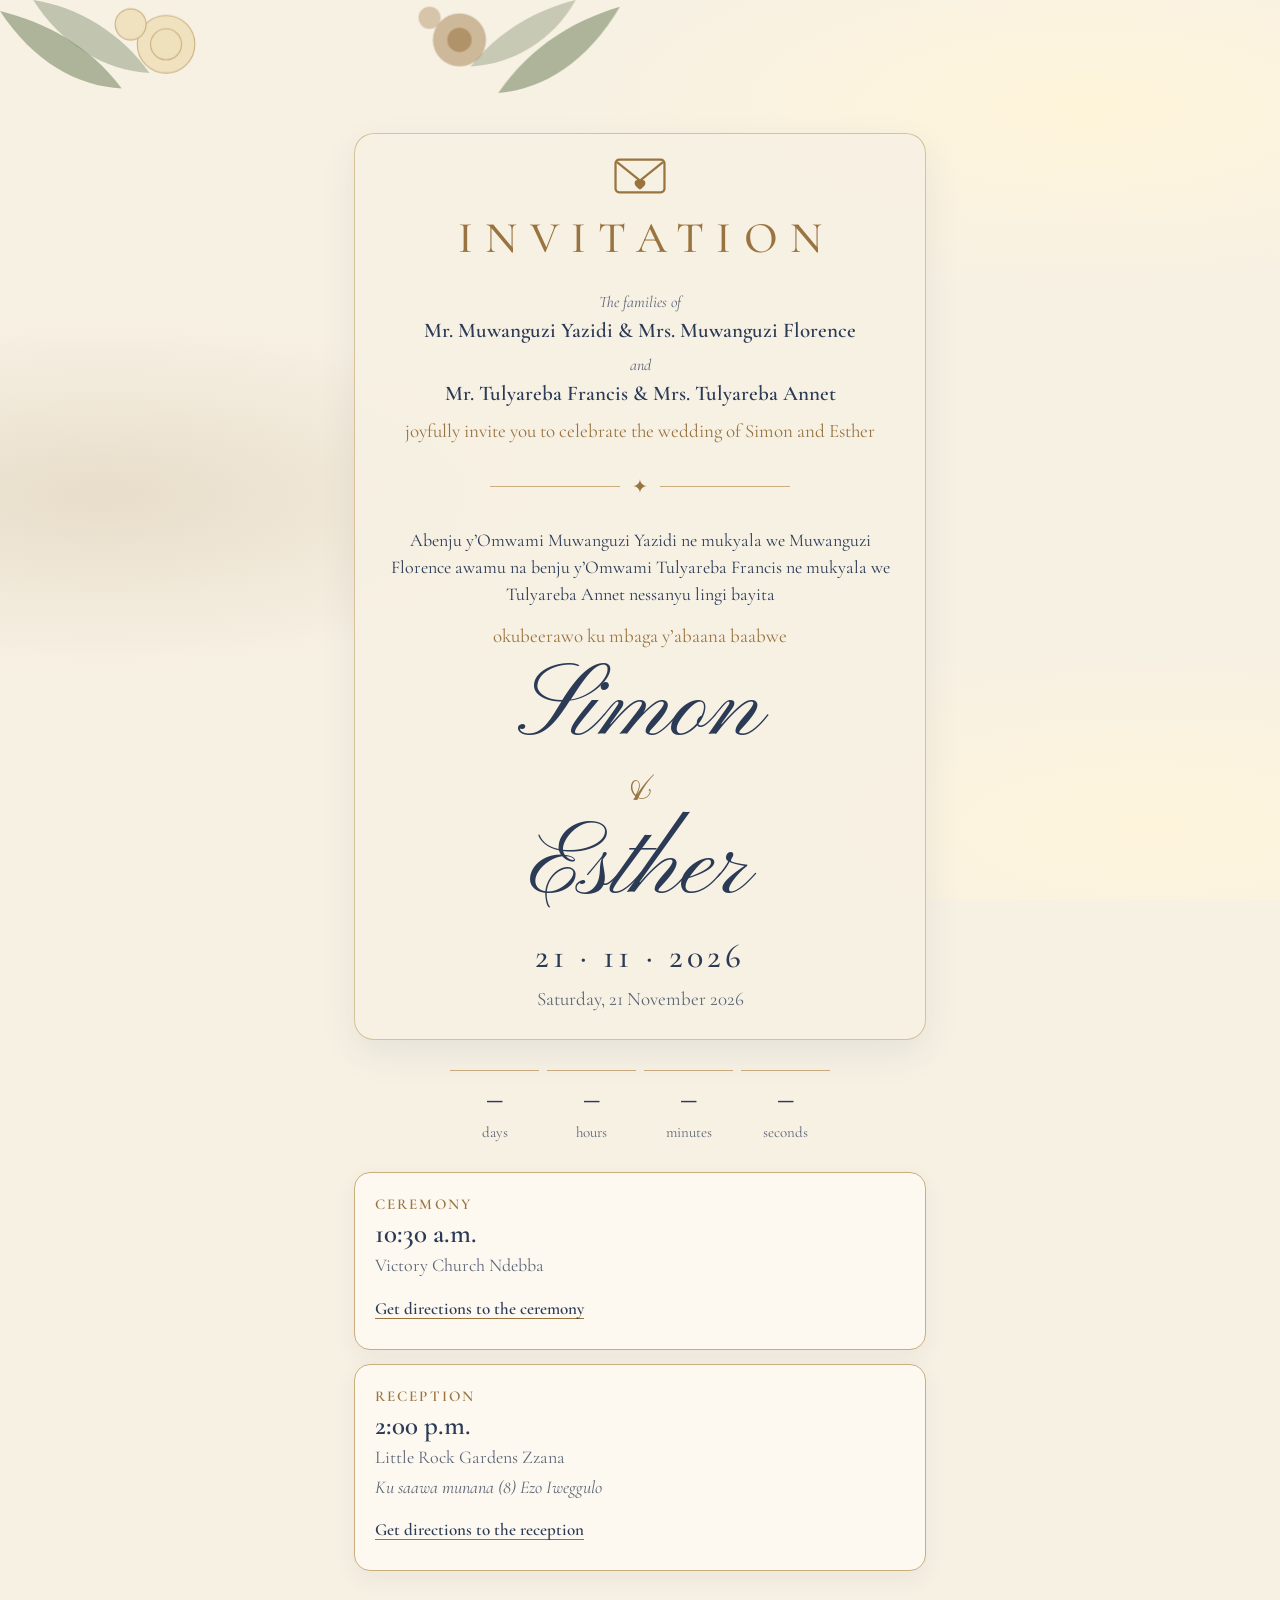
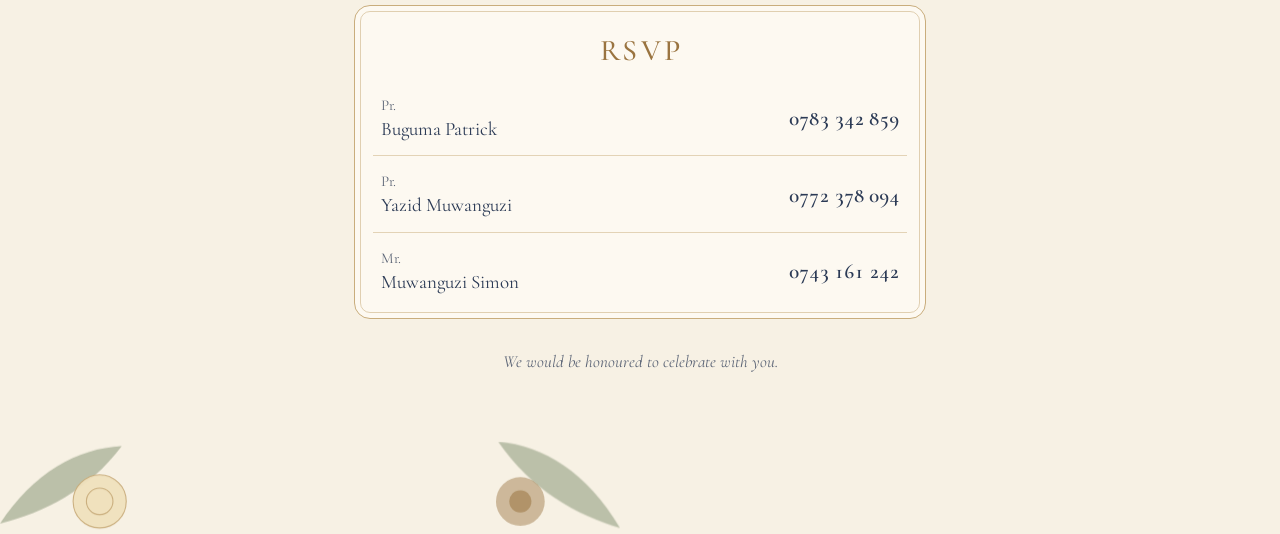
<file: index.html>
<!DOCTYPE html>
<html lang="en">
<head>
<meta charset="utf-8">
<meta name="viewport" content="width=device-width, initial-scale=1, viewport-fit=cover">
<title>Simon & Esther — Wedding Invitation</title>
<meta name="description" content="You are warmly invited to celebrate the wedding of Simon and Esther on Saturday, 21 November 2026.">
<meta name="theme-color" content="#f7f1e4">
<link rel="preconnect" href="https://fonts.googleapis.com">
<link rel="preconnect" href="https://fonts.gstatic.com" crossorigin>
<link href="https://fonts.googleapis.com/css2?family=Cormorant+Garamond:ital,wght@0,400;0,500;0,600;1,400&family=Pinyon+Script&display=swap" rel="stylesheet">
<style>
:root {
  --paper: #f7f1e4;
  --paper2: #efe5d0;
  --ink: #2b3a55;
  --soft: #5d6677;
  --gold: #9a7440;
  --blue: #f0e1bd;
  --glow: #fff5d9;
  --sage: #7b8a69;
  --line: #c9ad7c;
  --card: rgba(255, 252, 244, .82);
}

@media (prefers-color-scheme: dark) {
  :root:not([data-theme="light"]) {
    --paper: #1c2230;
    --paper2: #232b3d;
    --ink: #eef1f7;
    --soft: #aab3c5;
    --gold: #d3ad72;
    --blue: #ead9b0;
    --glow: #3a4560;
    --sage: #9fb08c;
    --line: #8a7348;
    --card: rgba(35, 43, 61, .82);
  }
}

:root[data-theme="dark"] {
  --paper: #1c2230;
  --paper2: #232b3d;
  --ink: #eef1f7;
  --soft: #aab3c5;
  --gold: #d3ad72;
  --blue: #ead9b0;
  --glow: #3a4560;
  --sage: #9fb08c;
  --line: #8a7348;
  --card: rgba(35, 43, 61, .82);
}

html {
  scroll-padding-top: env(safe-area-inset-top, 0px);
}

*,
*::before,
*::after {
  box-sizing: border-box;
}

body {
  min-height: 100vh;
  margin: 0;
  padding: env(safe-area-inset-top, 0px) 0 env(safe-area-inset-bottom, 0px);
  background-color: var(--paper);
  background-image:
    radial-gradient(60% 30% at 85% 12%, color-mix(in srgb, var(--glow) 90%, transparent), transparent 70%),
    radial-gradient(55% 28% at 8% 55%, color-mix(in srgb, var(--gold) 16%, transparent), transparent 70%),
    radial-gradient(60% 30% at 90% 92%, color-mix(in srgb, var(--glow) 80%, transparent), transparent 70%);
  background-attachment: fixed;
  color: var(--ink);
  font-family: "Cormorant Garamond", Georgia, "Times New Roman", serif;
  font-size: 19px;
  line-height: 1.55;
  text-align: center;
}

.wrap {
  width: min(100%, 620px);
  margin: 0 auto;
  padding: 0 24px 48px;
}

.sprig {
  display: block;
  width: 100%;
  max-width: 620px;
  height: auto;
  color: var(--sage);
}

.sprig .b {
  color: var(--blue);
}

.sprig .g {
  color: var(--gold);
}

.sprig .b circle {
  opacity: .95;
  stroke: var(--line);
  stroke-width: 1;
}

.sprig-flipped {
  transform: scaleY(-1);
}

h1,
h2,
p {
  margin: 0;
}

.hero-in {
  padding: 12px clamp(16px, 4vw, 30px) 26px;
  border: 1px solid color-mix(in srgb, var(--line) 72%, transparent);
  border-radius: 20px;
  background: color-mix(in srgb, var(--paper) 84%, transparent);
  box-shadow: 0 14px 36px color-mix(in srgb, var(--ink) 8%, transparent);
  animation: rise 1.1s ease-out both;
}

.invitation-icon {
  display: block;
  width: 58px;
  height: 44px;
  margin: 8px auto 2px;
  color: var(--gold);
}

.kicker {
  margin-top: 6px;
  padding-left: .28em;
  color: var(--gold);
  font-size: clamp(30px, 9vw, 44px);
  font-weight: 500;
  letter-spacing: .28em;
}

.fam {
  margin-top: 18px;
}

.small {
  color: var(--soft);
  font-size: 16px;
  font-style: italic;
}

.parents {
  margin: 2px 0 8px;
  font-size: 21px;
  font-weight: 600;
  line-height: 1.35;
}

.rule {
  display: flex;
  max-width: 300px;
  align-items: center;
  gap: 12px;
  margin: 26px auto;
  color: var(--gold);
}

.rule::before,
.rule::after {
  height: 1px;
  flex: 1;
  background: var(--line);
  content: "";
}

.lug {
  font-size: 18px;
  line-height: 1.5;
}

.inv {
  margin-top: 6px;
  color: var(--gold);
  font-size: 19px;
}

.inv.lug {
  margin-top: 14px;
}

.celebration-note {
  margin-top: 26px;
  letter-spacing: .06em;
}

.names {
  margin: 6px 0 4px;
  color: var(--ink);
  font-family: "Pinyon Script", "Snell Roundhand", "Apple Chancery", cursive;
  font-size: clamp(64px, 22vw, 104px);
  font-weight: 400;
  line-height: 1.02;
}

.names .amp {
  display: block;
  color: var(--gold);
  font-size: .5em;
  line-height: 1;
}

.date {
  margin-top: 10px;
  font-size: clamp(26px, 8vw, 34px);
  font-weight: 500;
  letter-spacing: .12em;
}

.sub {
  color: var(--soft);
}

.when {
  display: grid;
  gap: 14px;
  margin-top: 26px;
  text-align: left;
}

.ev {
  display: grid;
  gap: 2px;
  padding: 20px;
  border: 1px solid var(--line);
  border-radius: 16px;
  background: var(--card);
  box-shadow: 0 8px 24px color-mix(in srgb, var(--ink) 6%, transparent);
}

.ev h2 {
  color: var(--gold);
  font-size: 15px;
  font-weight: 600;
  letter-spacing: .14em;
}

.ev .t {
  font-size: 27px;
  font-weight: 600;
  line-height: 1.2;
}

.ev .p {
  color: var(--soft);
  font-size: 18px;
}

.ev .lug {
  font-style: italic;
}

.ev a.map {
  justify-self: start;
  margin-top: 8px;
  padding: 6px 0;
  color: var(--ink);
  font-size: 17px;
  font-weight: 600;
  text-decoration-color: var(--gold);
  text-underline-offset: 4px;
}

.count {
  display: grid;
  max-width: 380px;
  grid-template-columns: repeat(4, 1fr);
  gap: 8px;
  margin: 30px auto 0;
}

.count div {
  padding-top: 8px;
  border-top: 1px solid var(--line);
}

.count b {
  display: block;
  font-size: 34px;
  font-variant-numeric: tabular-nums;
  font-weight: 500;
  line-height: 1.1;
}

.count span {
  color: var(--soft);
  font-size: 15px;
}

.rsvp {
  margin-top: 34px;
  padding: 22px 18px 10px;
  border: 1px solid var(--line);
  border-radius: 16px;
  outline: 1px solid color-mix(in srgb, var(--line) 55%, transparent);
  outline-offset: -7px;
  background: var(--card);
}

.rsvp h2 {
  padding-left: .12em;
  color: var(--gold);
  font-size: 30px;
  font-weight: 500;
  letter-spacing: .12em;
}

.contacts {
  display: grid;
  gap: 4px;
  margin-top: 10px;
}

.contacts a {
  display: flex;
  min-height: 48px;
  align-items: center;
  justify-content: space-between;
  gap: 12px;
  padding: 12px 8px;
  border-bottom: 1px solid color-mix(in srgb, var(--line) 50%, transparent);
  color: var(--ink);
  text-align: left;
  text-decoration: none;
}

.contacts a:last-child {
  border-bottom: 0;
}

.contacts small {
  display: block;
  color: var(--soft);
  font-size: 15px;
  line-height: 1.2;
}

.contacts strong {
  font-size: 21px;
  font-variant-numeric: tabular-nums;
  font-weight: 600;
  white-space: nowrap;
}

a:focus-visible,
button:focus-visible {
  outline: 3px solid var(--gold);
  outline-offset: 3px;
  border-radius: 6px;
}

.foot {
  margin-top: 30px;
  color: var(--soft);
  font-size: 17px;
  font-style: italic;
}

@keyframes rise {
  from {
    opacity: 0;
    transform: translateY(14px);
  }

  to {
    opacity: 1;
    transform: none;
  }
}

@media (prefers-reduced-motion: reduce) {
  .hero-in {
    animation: none;
  }
}

@media (max-width: 380px) {
  .wrap {
    padding-right: 18px;
    padding-left: 18px;
  }

  .contacts strong {
    font-size: 19px;
  }
}
</style>
</head>
<body>

<svg class="sprig" viewBox="0 0 560 120" aria-hidden="true" preserveAspectRatio="xMidYMin slice">
  <g fill="currentColor" opacity=".85">
    <path d="M0 10C40 20 80 40 110 80C70 78 30 56 0 10Z" opacity=".7"/>
    <path d="M30 0C70 6 110 30 135 66C95 64 55 40 30 0Z" opacity=".5"/>
    <path d="M560 6C520 18 480 40 450 84C492 80 530 56 560 6Z" opacity=".7"/>
    <path d="M520 0C486 8 450 28 425 60C464 58 500 36 520 0Z" opacity=".45"/>
  </g>
  <g class="b"><circle cx="150" cy="40" r="26" fill="currentColor" opacity=".55"/><circle cx="150" cy="40" r="14" fill="currentColor" opacity=".5"/><circle cx="118" cy="22" r="14" fill="currentColor" opacity=".4"/></g>
  <g class="g"><circle cx="415" cy="36" r="24" fill="currentColor" opacity=".45"/><circle cx="415" cy="36" r="11" fill="currentColor" opacity=".55"/><circle cx="388" cy="16" r="10" fill="currentColor" opacity=".35"/></g>
</svg>

<main class="wrap">
  <div class="hero-in">
    <svg class="invitation-icon" viewBox="0 0 64 48" aria-hidden="true">
      <rect x="5" y="6" width="54" height="36" rx="4" fill="none" stroke="currentColor" stroke-width="2.5"/>
      <path d="m7 9 25 20L57 9" fill="none" stroke="currentColor" stroke-width="2.5" stroke-linecap="round" stroke-linejoin="round"/>
      <path d="M32 39s-6-3.8-6-7.4a3.4 3.4 0 0 1 6-2.2 3.4 3.4 0 0 1 6 2.2C38 35.2 32 39 32 39Z" fill="currentColor"/>
    </svg>
    <h1 class="kicker">INVITATION</h1>

    <div class="fam">
      <p class="small">The families of</p>
      <p class="parents">Mr. Muwanguzi Yazidi &amp; Mrs. Muwanguzi Florence</p>
      <p class="small">and</p>
      <p class="parents">Mr. Tulyareba Francis &amp; Mrs. Tulyareba Annet</p>
      <p class="inv">joyfully invite you to celebrate the wedding of Simon and Esther</p>
    </div>

    <div class="rule" aria-hidden="true">✦</div>

    <p class="lug" lang="lg">Abenju y’Omwami Muwanguzi Yazidi ne mukyala we Muwanguzi Florence awamu na benju y’Omwami Tulyareba Francis ne mukyala we Tulyareba Annet nessanyu lingi bayita</p>
    <p class="inv lug" lang="lg">okubeerawo ku mbaga y’abaana baabwe</p>

    <p class="names">Simon <span class="amp">&amp;</span> Esther</p>
    <p class="date"><time datetime="2026-11-21">21 · 11 · 2026</time></p>
    <p class="sub">Saturday, 21 November 2026</p>
  </div>

  <div class="count" id="count" role="timer" aria-label="Countdown to the wedding">
    <div><b id="d">–</b><span>days</span></div>
    <div><b id="h">–</b><span>hours</span></div>
    <div><b id="m">–</b><span>minutes</span></div>
    <div><b id="s">–</b><span>seconds</span></div>
  </div>

  <section class="when" aria-label="Wedding programme">
    <article class="ev">
      <h2>CEREMONY</h2>
      <time class="t" datetime="10:30">10:30 a.m.</time>
      <p class="p">Victory Church Ndebba</p>
      <a class="map" href="https://www.google.com/maps/search/?api=1&query=Victory+Church+Ndebba+Kampala" target="_blank" rel="noopener noreferrer">Get directions to the ceremony</a>
    </article>
    <article class="ev">
      <h2>RECEPTION</h2>
      <time class="t" datetime="14:00">2:00 p.m.</time>
      <p class="p">Little Rock Gardens Zzana</p>
      <p class="p lug" lang="lg">Ku saawa munana (8) Ezo Iweggulo</p>
      <a class="map" href="https://www.google.com/maps/search/?api=1&query=Little+Rock+Gardens+Zzana+Kampala" target="_blank" rel="noopener noreferrer">Get directions to the reception</a>
    </article>
  </section>

  <section class="rsvp" aria-label="RSVP">
    <h2>RSVP</h2>
    <div class="contacts">
      <a href="tel:+256783342859"><span><small>Pr.</small>Buguma Patrick</span><strong>0783 342 859</strong></a>
      <a href="tel:+256772378094"><span><small>Pr.</small>Yazid Muwanguzi</span><strong>0772 378 094</strong></a>
      <a href="tel:+256743161242"><span><small>Mr.</small>Muwanguzi Simon</span><strong>0743 161 242</strong></a>
    </div>
  </section>

  <p class="foot">We would be honoured to celebrate with you.</p>
</main>

<svg class="sprig sprig-flipped" viewBox="0 0 560 100" aria-hidden="true" preserveAspectRatio="xMidYMax slice">
  <g fill="currentColor" opacity=".8">
    <path d="M0 10C40 20 80 40 110 80C70 78 30 56 0 10Z" opacity=".6"/>
    <path d="M560 6C520 18 480 40 450 84C492 80 530 56 560 6Z" opacity=".6"/>
  </g>
  <g class="b"><circle cx="90" cy="30" r="24" fill="currentColor" opacity=".5"/><circle cx="90" cy="30" r="12" fill="currentColor" opacity=".5"/></g>
  <g class="g"><circle cx="470" cy="30" r="22" fill="currentColor" opacity=".45"/><circle cx="470" cy="30" r="10" fill="currentColor" opacity=".55"/></g>
</svg>

<script>
const target = new Date("2026-11-21T10:30:00+03:00").getTime();
const countdown = document.getElementById("count");
const timeUnits = ["d", "h", "m", "s"].map(id => document.getElementById(id));

function pad(value) {
  return String(value).padStart(2, "0");
}

function updateCountdown() {
  const remaining = target - Date.now();
  if (remaining <= 0) {
    countdown.hidden = true;
    clearInterval(countdownInterval);
    return;
  }

  const days = Math.floor(remaining / 86400000);
  const hours = Math.floor(remaining / 3600000) % 24;
  const minutes = Math.floor(remaining / 60000) % 60;
  const seconds = Math.floor(remaining / 1000) % 60;

  [days, hours, minutes, seconds].forEach((value, index) => {
    timeUnits[index].textContent = index === 0 ? String(value) : pad(value);
  });
}

const countdownInterval = setInterval(updateCountdown, 1000);
updateCountdown();
</script>
</body>
</html>
</file>
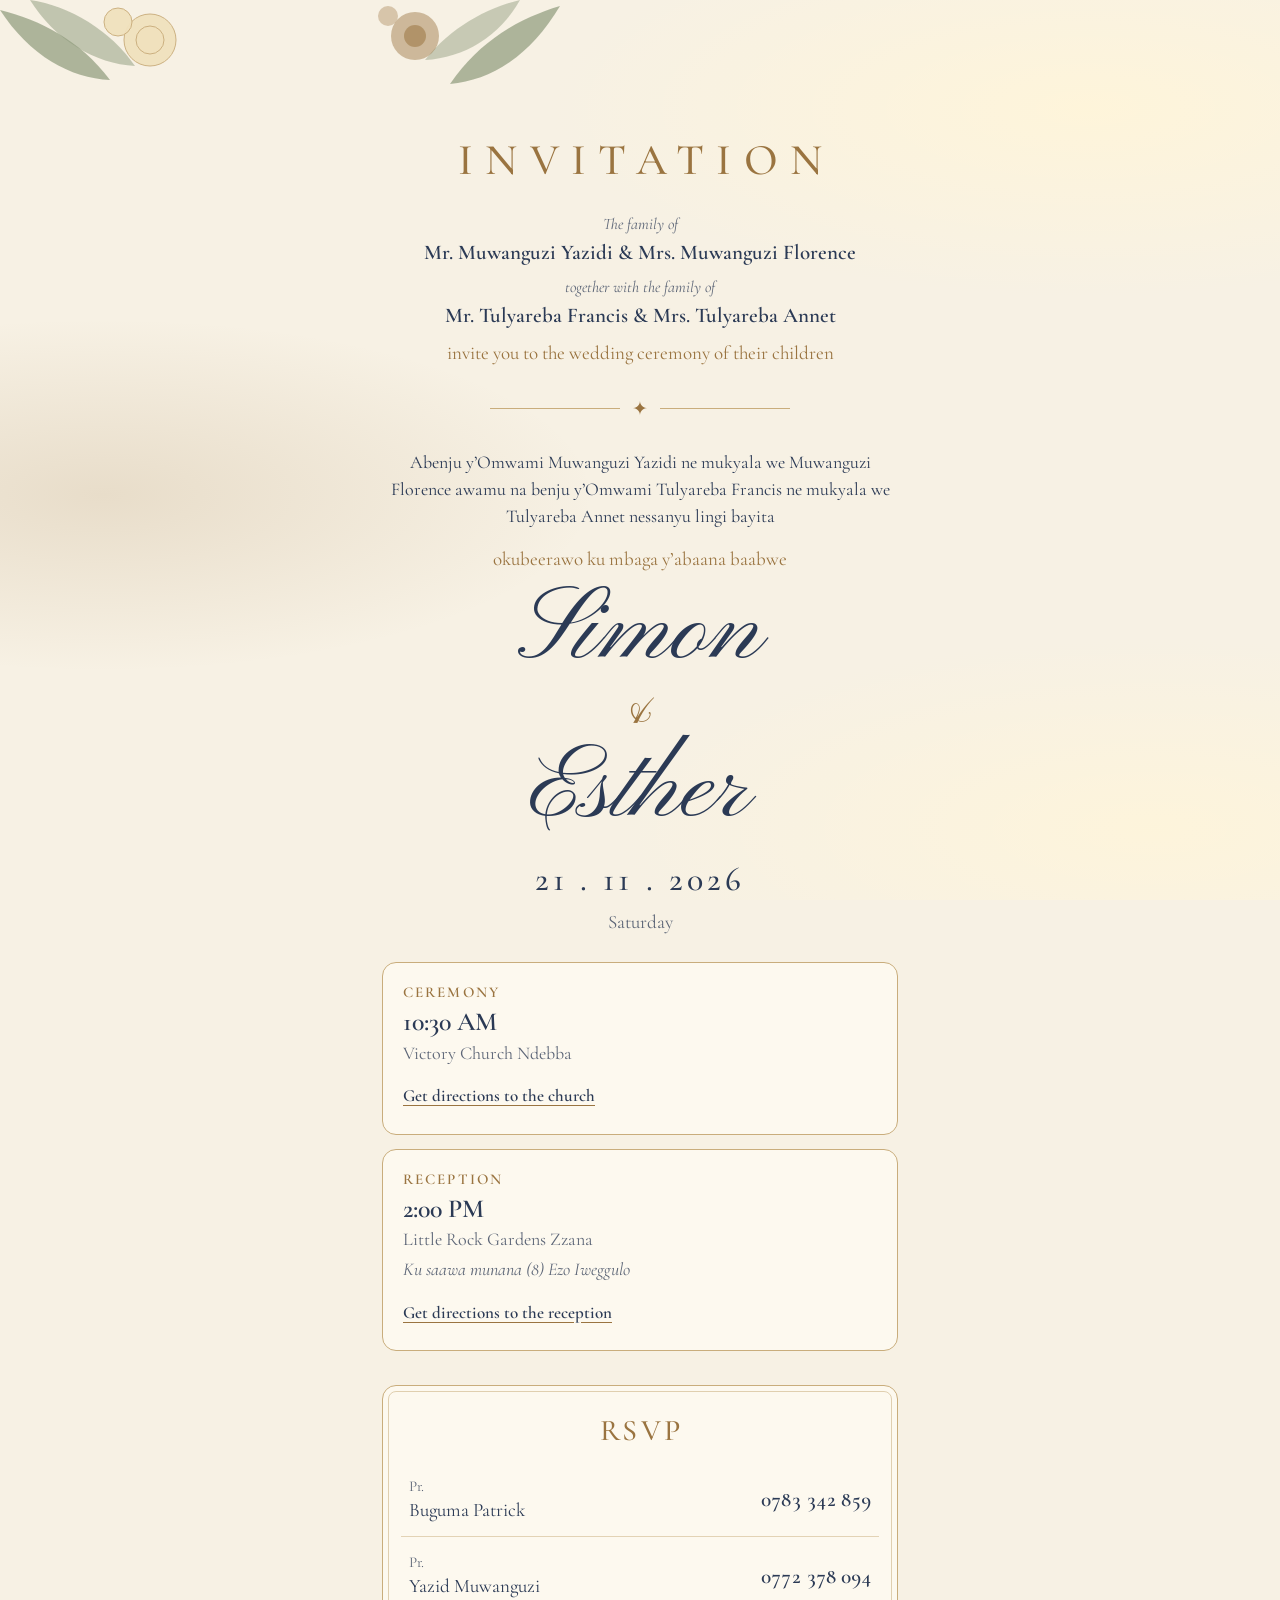
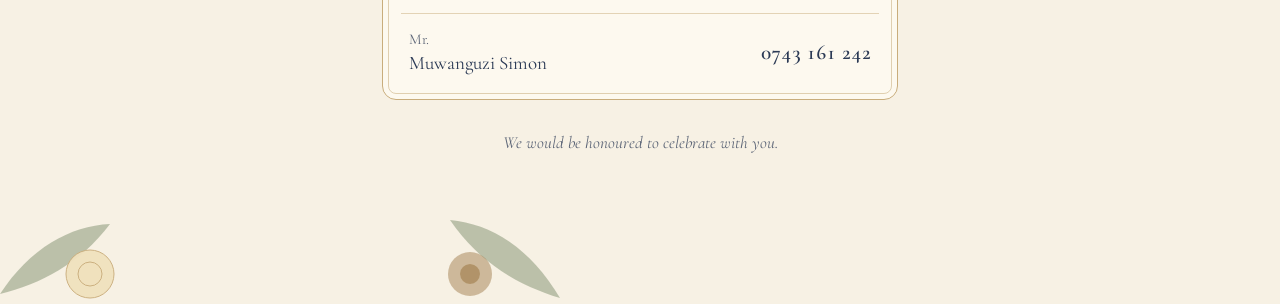
<file: Simon & Esther — Wedding Invitation.html>
<!DOCTYPE html>
<html lang="en">
<head>
<meta charset="utf-8">
<meta name="viewport" content="width=device-width, initial-scale=1, viewport-fit=cover">
<title>Simon & Esther — Wedding Invitation</title>
<link rel="preconnect" href="https://fonts.googleapis.com">
<link href="https://fonts.googleapis.com/css2?family=Cormorant+Garamond:ital,wght@0,400;0,500;0,600;1,400&family=Pinyon+Script&display=swap" rel="stylesheet">
<style>
:root{
  box-sizing:border-box;
  padding-top:env(safe-area-inset-top,0px);
  padding-bottom:env(safe-area-inset-bottom,0px);
  --paper:#f7f1e4; --paper2:#efe5d0; --ink:#2b3a55; --soft:#5d6677; --gold:#9a7440; --blue:#f0e1bd; --glow:#fff5d9; --sage:#7b8a69; --line:#c9ad7c; --card:rgba(255,252,244,.72);
}
@media (prefers-color-scheme: dark){
  :root:not([data-theme="light"]){--paper:#1c2230; --paper2:#232b3d; --ink:#eef1f7; --soft:#aab3c5; --gold:#d3ad72; --blue:#ead9b0; --glow:#3a4560; --sage:#9fb08c; --line:#8a7348; --card:rgba(35,43,61,.75);}
}
:root[data-theme="dark"]{--paper:#1c2230; --paper2:#232b3d; --ink:#eef1f7; --soft:#aab3c5; --gold:#d3ad72; --blue:#ead9b0; --glow:#3a4560; --sage:#9fb08c; --line:#8a7348; --card:rgba(35,43,61,.75);}
html{scroll-padding-top:env(safe-area-inset-top,0px)}
*,*::before,*::after{box-sizing:inherit}
body{margin:0;background:var(--paper);color:var(--ink);font-family:"Cormorant Garamond",Georgia,"Times New Roman",serif;font-size:19px;line-height:1.55;text-align:center;
  background-image:radial-gradient(60% 30% at 85% 12%,color-mix(in srgb,var(--glow) 90%,transparent),transparent 70%),radial-gradient(55% 28% at 8% 55%,color-mix(in srgb,var(--gold) 16%,transparent),transparent 70%),radial-gradient(60% 30% at 90% 92%,color-mix(in srgb,var(--glow) 80%,transparent),transparent 70%);
  background-attachment:fixed}
.wrap{max-width:560px;margin:0 auto;padding:0 22px 48px}
.sprig{display:block;width:100%;max-width:560px;height:auto;color:var(--sage)}
.sprig .b{color:var(--blue)} .sprig .g{color:var(--gold)} .sprig .b circle{opacity:.95;stroke:var(--line);stroke-width:1}
h1,h2,p{margin:0}
.kicker{font-size:clamp(30px,9vw,44px);letter-spacing:.28em;font-weight:500;color:var(--gold);margin-top:6px;padding-left:.28em}
.fam{margin-top:18px}
.small{font-size:16px;color:var(--soft);font-style:italic}
.parents{font-size:21px;font-weight:600;line-height:1.35;margin:2px 0 8px}
.rule{display:flex;align-items:center;gap:12px;margin:26px auto;max-width:300px;color:var(--gold)}
.rule::before,.rule::after{content:"";flex:1;height:1px;background:var(--line)}
.lug{font-size:18px;line-height:1.5}
.inv{color:var(--gold);font-size:19px;margin-top:6px}
.names{font-family:"Pinyon Script","Snell Roundhand","Apple Chancery",cursive;font-weight:400;font-size:clamp(64px,22vw,104px);line-height:1.02;color:var(--ink);margin:6px 0 4px}
.names .amp{display:block;font-size:.5em;color:var(--gold);line-height:1}
.date{font-size:clamp(26px,8vw,34px);letter-spacing:.12em;font-weight:500;margin-top:10px}
.sub{color:var(--soft)}
.when{display:grid;gap:14px;margin-top:26px;text-align:left}
.ev{background:var(--card);border:1px solid var(--line);border-radius:14px;padding:18px 20px;display:grid;gap:2px}
.ev h2{font-size:15px;letter-spacing:.14em;color:var(--gold);font-weight:600;text-transform:none}
.ev .t{font-size:26px;font-weight:600;line-height:1.2}
.ev .p{font-size:18px;color:var(--soft)}
.ev a.map{justify-self:start;margin-top:8px;color:var(--ink);font-weight:600;font-size:17px;text-decoration:underline;text-decoration-color:var(--gold);text-underline-offset:4px;padding:6px 0}
.count{display:grid;grid-template-columns:repeat(4,1fr);gap:8px;margin:30px auto 0;max-width:380px}
.count div{border-top:1px solid var(--line);padding-top:8px}
.count b{display:block;font-size:34px;font-weight:500;font-variant-numeric:tabular-nums;line-height:1.1}
.count span{font-size:15px;color:var(--soft)}
.rsvp{margin-top:34px;border:1px solid var(--line);border-radius:14px;padding:22px 18px 10px;background:var(--card);outline:1px solid color-mix(in srgb,var(--line) 55%,transparent);outline-offset:-7px}
.rsvp h2{font-size:30px;color:var(--gold);font-weight:500;letter-spacing:.12em;padding-left:.12em}
.contacts{display:grid;gap:4px;margin-top:10px}
.contacts a{display:flex;justify-content:space-between;align-items:center;gap:12px;text-decoration:none;color:var(--ink);padding:12px 8px;border-bottom:1px solid color-mix(in srgb,var(--line) 50%,transparent);text-align:left;min-height:48px}
.contacts a:last-child{border-bottom:0}
.contacts small{display:block;font-size:15px;color:var(--soft);line-height:1.2}
.contacts strong{font-size:21px;font-weight:600;font-variant-numeric:tabular-nums;white-space:nowrap}
a:focus-visible,button:focus-visible{outline:3px solid var(--gold);outline-offset:3px;border-radius:6px}
.foot{margin-top:30px;font-size:17px;color:var(--soft);font-style:italic}
.hero-in{animation:rise 1.1s ease-out both}
@keyframes rise{from{opacity:0;transform:translateY(14px)}to{opacity:1;transform:none}}
@media (prefers-reduced-motion:reduce){.hero-in{animation:none}}
@media (max-width:380px){.contacts strong{font-size:19px}}
</style>
</head>
<body>

<svg class="sprig" viewBox="0 0 560 120" aria-hidden="true" preserveAspectRatio="xMidYMin slice">
  <g fill="currentColor" opacity=".85">
    <path d="M0 10C40 20 80 40 110 80C70 78 30 56 0 10Z" opacity=".7"/>
    <path d="M30 0C70 6 110 30 135 66C95 64 55 40 30 0Z" opacity=".5"/>
    <path d="M560 6C520 18 480 40 450 84C492 80 530 56 560 6Z" opacity=".7"/>
    <path d="M520 0C486 8 450 28 425 60C464 58 500 36 520 0Z" opacity=".45"/>
  </g>
  <g class="b"><circle cx="150" cy="40" r="26" fill="currentColor" opacity=".55"/><circle cx="150" cy="40" r="14" fill="currentColor" opacity=".5"/><circle cx="118" cy="22" r="14" fill="currentColor" opacity=".4"/></g>
  <g class="g"><circle cx="415" cy="36" r="24" fill="currentColor" opacity=".45"/><circle cx="415" cy="36" r="11" fill="currentColor" opacity=".55"/><circle cx="388" cy="16" r="10" fill="currentColor" opacity=".35"/></g>
</svg>

<main class="wrap">
  <div class="hero-in">
    <h1 class="kicker">INVITATION</h1>

    <div class="fam">
      <p class="small">The family of</p>
      <p class="parents">Mr. Muwanguzi Yazidi &amp; Mrs. Muwanguzi Florence</p>
      <p class="small">together with the family of</p>
      <p class="parents">Mr. Tulyareba Francis &amp; Mrs. Tulyareba Annet</p>
      <p class="inv">invite you to the wedding ceremony of their children</p>
    </div>

    <div class="rule" aria-hidden="true">✦</div>

    <p class="lug" lang="lg">Abenju y’Omwami Muwanguzi Yazidi ne mukyala we Muwanguzi Florence awamu na benju y’Omwami Tulyareba Francis ne mukyala we Tulyareba Annet nessanyu lingi bayita</p>
    <p class="inv" lang="lg" style="margin-top:14px">okubeerawo ku mbaga y’abaana baabwe</p>

    <p class="names">Simon <span class="amp">&amp;</span> Esther</p>
    <p class="date">21 . 11 . 2026</p>
    <p class="sub">Saturday</p>
  </div>

  <div class="count" id="count" role="timer" aria-label="Countdown to the wedding">
    <div><b id="d">–</b><span>days</span></div>
    <div><b id="h">–</b><span>hours</span></div>
    <div><b id="m">–</b><span>minutes</span></div>
    <div><b id="s">–</b><span>seconds</span></div>
  </div>

  <section class="when" aria-label="Wedding programme">
    <article class="ev">
      <h2>CEREMONY</h2>
      <p class="t">10:30 AM</p>
      <p class="p">Victory Church Ndebba</p>
      <a class="map" href="https://www.google.com/maps/search/?api=1&query=Victory+Church+Ndebba+Kampala" target="_blank" rel="noopener">Get directions to the church</a>
    </article>
    <article class="ev">
      <h2>RECEPTION</h2>
      <p class="t">2:00 PM</p>
      <p class="p">Little Rock Gardens Zzana</p>
      <p class="p" lang="lg" style="font-style:italic">Ku saawa munana (8) Ezo Iweggulo</p>
      <a class="map" href="https://www.google.com/maps/search/?api=1&query=Little+Rock+Gardens+Zzana+Kampala" target="_blank" rel="noopener">Get directions to the reception</a>
    </article>
  </section>

  <section class="rsvp" aria-label="RSVP">
    <h2>RSVP</h2>
    <div class="contacts">
      <a href="tel:+256783342859"><span><small>Pr.</small>Buguma Patrick</span><strong>0783 342 859</strong></a>
      <a href="tel:+256772378094"><span><small>Pr.</small>Yazid Muwanguzi</span><strong>0772 378 094</strong></a>
      <a href="tel:+256743161242"><span><small>Mr.</small>Muwanguzi Simon</span><strong>0743 161 242</strong></a>
    </div>
  </section>

  <p class="foot">We would be honoured to celebrate with you.</p>
</main>

<svg class="sprig" viewBox="0 0 560 100" aria-hidden="true" preserveAspectRatio="xMidYMax slice" style="transform:scaleY(-1)">
  <g fill="currentColor" opacity=".8">
    <path d="M0 10C40 20 80 40 110 80C70 78 30 56 0 10Z" opacity=".6"/>
    <path d="M560 6C520 18 480 40 450 84C492 80 530 56 560 6Z" opacity=".6"/>
  </g>
  <g class="b"><circle cx="90" cy="30" r="24" fill="currentColor" opacity=".5"/><circle cx="90" cy="30" r="12" fill="currentColor" opacity=".5"/></g>
  <g class="g"><circle cx="470" cy="30" r="22" fill="currentColor" opacity=".45"/><circle cx="470" cy="30" r="10" fill="currentColor" opacity=".55"/></g>
</svg>

<script>
(function(){
  var target=new Date("2026-11-21T10:30:00+03:00").getTime();
  var ids=["d","h","m","s"].map(function(i){return document.getElementById(i)});
  function pad(n){return n<10?"0"+n:""+n}
  function tick(){
    var diff=target-Date.now();
    if(diff<=0){document.getElementById("count").style.display="none";return}
    var d=Math.floor(diff/864e5),h=Math.floor(diff%864e5/36e5),m=Math.floor(diff%36e5/6e4),s=Math.floor(diff%6e4/1e3);
    ids[0].textContent=d;ids[1].textContent=pad(h);ids[2].textContent=pad(m);ids[3].textContent=pad(s);
  }
  tick();setInterval(tick,1000);
})();
</script>
</body>
</html>
</file>
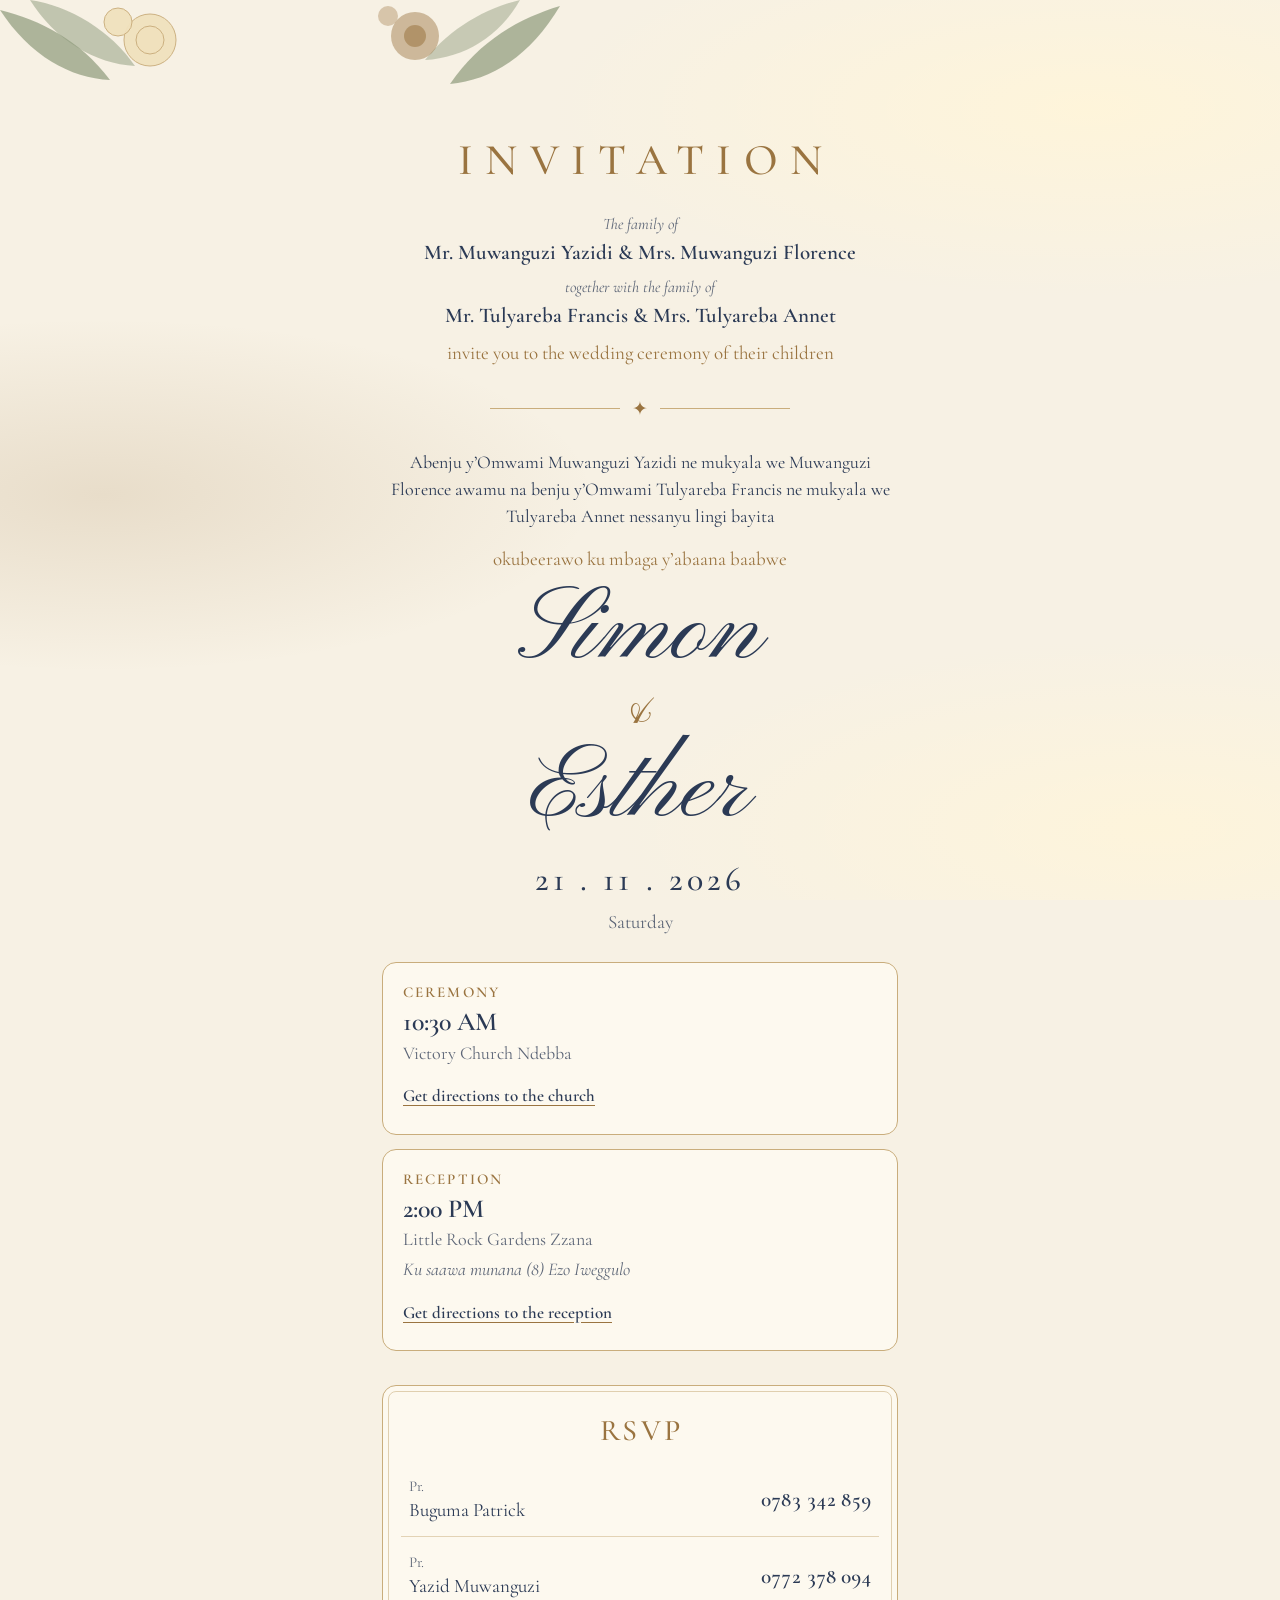
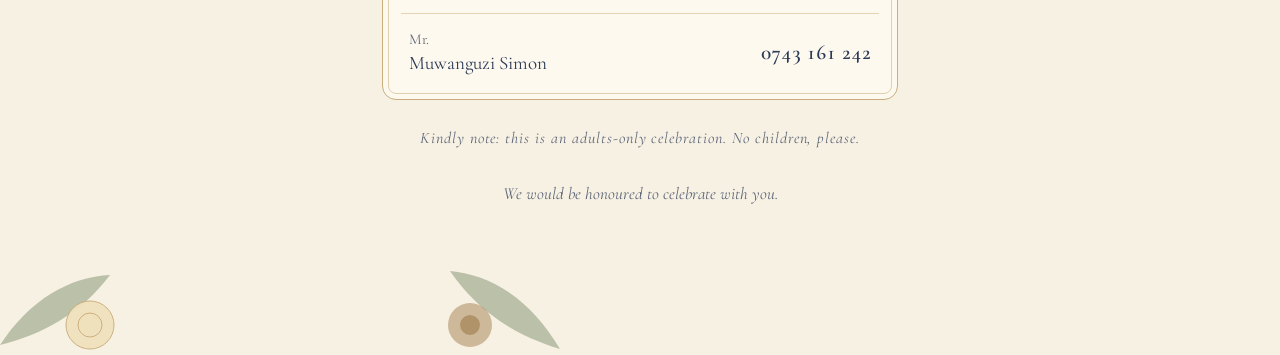
<file: Simon & Esther — Wedding Invitation8.html>
<!DOCTYPE html>
<html lang="en">
<head>
<meta charset="utf-8">
<meta name="viewport" content="width=device-width, initial-scale=1, viewport-fit=cover">
<title>Simon & Esther — Wedding Invitation</title>
<link rel="preconnect" href="https://fonts.googleapis.com">
<link href="https://fonts.googleapis.com/css2?family=Cormorant+Garamond:ital,wght@0,400;0,500;0,600;1,400&family=Pinyon+Script&display=swap" rel="stylesheet">
<style>
:root{
  box-sizing:border-box;
  padding-top:env(safe-area-inset-top,0px);
  padding-bottom:env(safe-area-inset-bottom,0px);
  --paper:#f7f1e4; --paper2:#efe5d0; --ink:#2b3a55; --soft:#5d6677; --gold:#9a7440; --blue:#f0e1bd; --glow:#fff5d9; --sage:#7b8a69; --line:#c9ad7c; --card:rgba(255,252,244,.72);
}
@media (prefers-color-scheme: dark){
  :root:not([data-theme="light"]){--paper:#1c2230; --paper2:#232b3d; --ink:#eef1f7; --soft:#aab3c5; --gold:#d3ad72; --blue:#ead9b0; --glow:#3a4560; --sage:#9fb08c; --line:#8a7348; --card:rgba(35,43,61,.75);}
}
:root[data-theme="dark"]{--paper:#1c2230; --paper2:#232b3d; --ink:#eef1f7; --soft:#aab3c5; --gold:#d3ad72; --blue:#ead9b0; --glow:#3a4560; --sage:#9fb08c; --line:#8a7348; --card:rgba(35,43,61,.75);}
html{scroll-padding-top:env(safe-area-inset-top,0px)}
*,*::before,*::after{box-sizing:inherit}
body{margin:0;background:var(--paper);color:var(--ink);font-family:"Cormorant Garamond",Georgia,"Times New Roman",serif;font-size:19px;line-height:1.55;text-align:center;
  background-image:radial-gradient(60% 30% at 85% 12%,color-mix(in srgb,var(--glow) 90%,transparent),transparent 70%),radial-gradient(55% 28% at 8% 55%,color-mix(in srgb,var(--gold) 16%,transparent),transparent 70%),radial-gradient(60% 30% at 90% 92%,color-mix(in srgb,var(--glow) 80%,transparent),transparent 70%);
  background-attachment:fixed}
.wrap{max-width:560px;margin:0 auto;padding:0 22px 48px}
.sprig{display:block;width:100%;max-width:560px;height:auto;color:var(--sage)}
.sprig .b{color:var(--blue)} .sprig .g{color:var(--gold)} .sprig .b circle{opacity:.95;stroke:var(--line);stroke-width:1}
h1,h2,p{margin:0}
.kicker{font-size:clamp(30px,9vw,44px);letter-spacing:.28em;font-weight:500;color:var(--gold);margin-top:6px;padding-left:.28em}
.fam{margin-top:18px}
.small{font-size:16px;color:var(--soft);font-style:italic}
.parents{font-size:21px;font-weight:600;line-height:1.35;margin:2px 0 8px}
.rule{display:flex;align-items:center;gap:12px;margin:26px auto;max-width:300px;color:var(--gold)}
.rule::before,.rule::after{content:"";flex:1;height:1px;background:var(--line)}
.lug{font-size:18px;line-height:1.5}
.inv{color:var(--gold);font-size:19px;margin-top:6px}
.names{font-family:"Pinyon Script","Snell Roundhand","Apple Chancery",cursive;font-weight:400;font-size:clamp(64px,22vw,104px);line-height:1.02;color:var(--ink);margin:6px 0 4px}
.names .amp{display:block;font-size:.5em;color:var(--gold);line-height:1}
.date{font-size:clamp(26px,8vw,34px);letter-spacing:.12em;font-weight:500;margin-top:10px}
.sub{color:var(--soft)}
.when{display:grid;gap:14px;margin-top:26px;text-align:left}
.ev{background:var(--card);border:1px solid var(--line);border-radius:14px;padding:18px 20px;display:grid;gap:2px}
.ev h2{font-size:15px;letter-spacing:.14em;color:var(--gold);font-weight:600;text-transform:none}
.ev .t{font-size:26px;font-weight:600;line-height:1.2}
.ev .p{font-size:18px;color:var(--soft)}
.ev a.map{justify-self:start;margin-top:8px;color:var(--ink);font-weight:600;font-size:17px;text-decoration:underline;text-decoration-color:var(--gold);text-underline-offset:4px;padding:6px 0}
.count{display:grid;grid-template-columns:repeat(4,1fr);gap:8px;margin:30px auto 0;max-width:380px}
.count div{border-top:1px solid var(--line);padding-top:8px}
.count b{display:block;font-size:34px;font-weight:500;font-variant-numeric:tabular-nums;line-height:1.1}
.count span{font-size:15px;color:var(--soft)}
.rsvp{margin-top:34px;border:1px solid var(--line);border-radius:14px;padding:22px 18px 10px;background:var(--card);outline:1px solid color-mix(in srgb,var(--line) 55%,transparent);outline-offset:-7px}
.rsvp h2{font-size:30px;color:var(--gold);font-weight:500;letter-spacing:.12em;padding-left:.12em}
.contacts{display:grid;gap:4px;margin-top:10px}
.contacts a{display:flex;justify-content:space-between;align-items:center;gap:12px;text-decoration:none;color:var(--ink);padding:12px 8px;border-bottom:1px solid color-mix(in srgb,var(--line) 50%,transparent);text-align:left;min-height:48px}
.contacts a:last-child{border-bottom:0}
.contacts small{display:block;font-size:15px;color:var(--soft);line-height:1.2}
.contacts strong{font-size:21px;font-weight:600;font-variant-numeric:tabular-nums;white-space:nowrap}
a:focus-visible,button:focus-visible{outline:3px solid var(--gold);outline-offset:3px;border-radius:6px}
.foot{margin-top:30px;font-size:17px;color:var(--soft);font-style:italic}
.hero-in{animation:rise 1.1s ease-out both}
@keyframes rise{from{opacity:0;transform:translateY(14px)}to{opacity:1;transform:none}}
@media (prefers-reduced-motion:reduce){.hero-in{animation:none}}
@media (max-width:380px){.contacts strong{font-size:19px}}
</style>
</head>
<body>

<svg class="sprig" viewBox="0 0 560 120" aria-hidden="true" preserveAspectRatio="xMidYMin slice">
  <g fill="currentColor" opacity=".85">
    <path d="M0 10C40 20 80 40 110 80C70 78 30 56 0 10Z" opacity=".7"/>
    <path d="M30 0C70 6 110 30 135 66C95 64 55 40 30 0Z" opacity=".5"/>
    <path d="M560 6C520 18 480 40 450 84C492 80 530 56 560 6Z" opacity=".7"/>
    <path d="M520 0C486 8 450 28 425 60C464 58 500 36 520 0Z" opacity=".45"/>
  </g>
  <g class="b"><circle cx="150" cy="40" r="26" fill="currentColor" opacity=".55"/><circle cx="150" cy="40" r="14" fill="currentColor" opacity=".5"/><circle cx="118" cy="22" r="14" fill="currentColor" opacity=".4"/></g>
  <g class="g"><circle cx="415" cy="36" r="24" fill="currentColor" opacity=".45"/><circle cx="415" cy="36" r="11" fill="currentColor" opacity=".55"/><circle cx="388" cy="16" r="10" fill="currentColor" opacity=".35"/></g>
</svg>

<main class="wrap">
  <div class="hero-in">
    <h1 class="kicker">INVITATION</h1>

    <div class="fam">
      <p class="small">The family of</p>
      <p class="parents">Mr. Muwanguzi Yazidi &amp; Mrs. Muwanguzi Florence</p>
      <p class="small">together with the family of</p>
      <p class="parents">Mr. Tulyareba Francis &amp; Mrs. Tulyareba Annet</p>
      <p class="inv">invite you to the wedding ceremony of their children</p>
    </div>

    <div class="rule" aria-hidden="true">✦</div>

    <p class="lug" lang="lg">Abenju y’Omwami Muwanguzi Yazidi ne mukyala we Muwanguzi Florence awamu na benju y’Omwami Tulyareba Francis ne mukyala we Tulyareba Annet nessanyu lingi bayita</p>
    <p class="inv" lang="lg" style="margin-top:14px">okubeerawo ku mbaga y’abaana baabwe</p>

    <p class="names">Simon <span class="amp">&amp;</span> Esther</p>
    <p class="date">21 . 11 . 2026</p>
    <p class="sub">Saturday</p>
  </div>

  <div class="count" id="count" role="timer" aria-label="Countdown to the wedding">
    <div><b id="d">–</b><span>days</span></div>
    <div><b id="h">–</b><span>hours</span></div>
    <div><b id="m">–</b><span>minutes</span></div>
    <div><b id="s">–</b><span>seconds</span></div>
  </div>

  <section class="when" aria-label="Wedding programme">
    <article class="ev">
      <h2>CEREMONY</h2>
      <p class="t">10:30 AM</p>
      <p class="p">Victory Church Ndebba</p>
      <a class="map" href="https://www.google.com/maps/search/?api=1&query=Victory+Church+Ndebba+Kampala" target="_blank" rel="noopener">Get directions to the church</a>
    </article>
    <article class="ev">
      <h2>RECEPTION</h2>
      <p class="t">2:00 PM</p>
      <p class="p">Little Rock Gardens Zzana</p>
      <p class="p" lang="lg" style="font-style:italic">Ku saawa munana (8) Ezo Iweggulo</p>
      <a class="map" href="https://www.google.com/maps/search/?api=1&query=Little+Rock+Gardens+Zzana+Kampala" target="_blank" rel="noopener">Get directions to the reception</a>
    </article>
  </section>

  <section class="rsvp" aria-label="RSVP">
    <h2>RSVP</h2>
    <div class="contacts">
      <a href="tel:+256783342859"><span><small>Pr.</small>Buguma Patrick</span><strong>0783 342 859</strong></a>
      <a href="tel:+256772378094"><span><small>Pr.</small>Yazid Muwanguzi</span><strong>0772 378 094</strong></a>
      <a href="tel:+256743161242"><span><small>Mr.</small>Muwanguzi Simon</span><strong>0743 161 242</strong></a>
    </div>
  </section>

  <p class="small" style="margin-top:26px;letter-spacing:.06em">Kindly note: this is an adults-only celebration. No children, please.</p>

  <p class="foot">We would be honoured to celebrate with you.</p>
</main>

<svg class="sprig" viewBox="0 0 560 100" aria-hidden="true" preserveAspectRatio="xMidYMax slice" style="transform:scaleY(-1)">
  <g fill="currentColor" opacity=".8">
    <path d="M0 10C40 20 80 40 110 80C70 78 30 56 0 10Z" opacity=".6"/>
    <path d="M560 6C520 18 480 40 450 84C492 80 530 56 560 6Z" opacity=".6"/>
  </g>
  <g class="b"><circle cx="90" cy="30" r="24" fill="currentColor" opacity=".5"/><circle cx="90" cy="30" r="12" fill="currentColor" opacity=".5"/></g>
  <g class="g"><circle cx="470" cy="30" r="22" fill="currentColor" opacity=".45"/><circle cx="470" cy="30" r="10" fill="currentColor" opacity=".55"/></g>
</svg>

<script>
(function(){
  var target=new Date("2026-11-21T10:30:00+03:00").getTime();
  var ids=["d","h","m","s"].map(function(i){return document.getElementById(i)});
  function pad(n){return n<10?"0"+n:""+n}
  function tick(){
    var diff=target-Date.now();
    if(diff<=0){document.getElementById("count").style.display="none";return}
    var d=Math.floor(diff/864e5),h=Math.floor(diff%864e5/36e5),m=Math.floor(diff%36e5/6e4),s=Math.floor(diff%6e4/1e3);
    ids[0].textContent=d;ids[1].textContent=pad(h);ids[2].textContent=pad(m);ids[3].textContent=pad(s);
  }
  tick();setInterval(tick,1000);
})();
</script>
</body>
</html>
</file>
